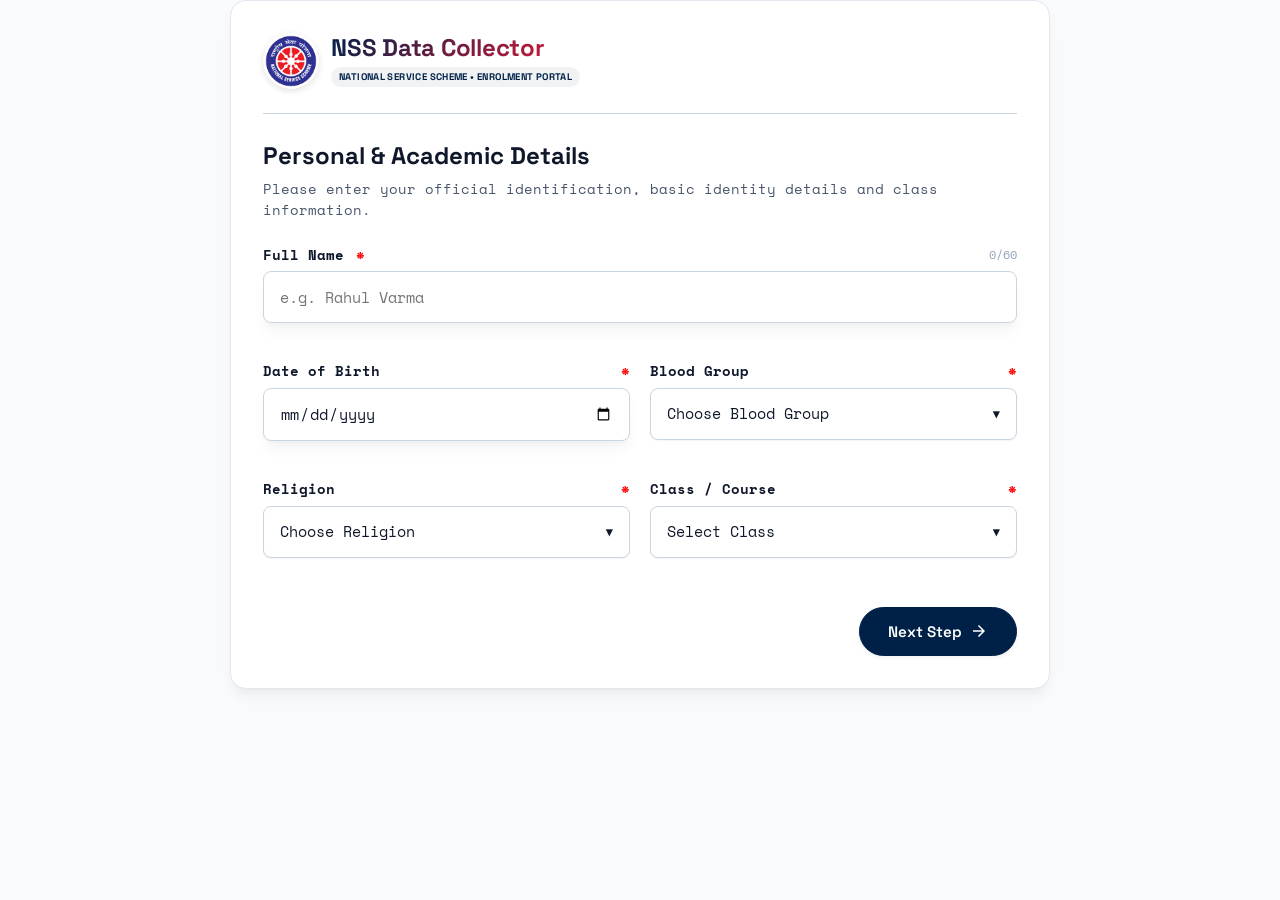
<file: index.html>
<!DOCTYPE html>
<html lang="en" data-theme="light">
<head>
  <meta charset="UTF-8">
  <meta name="viewport" content="width=device-width, initial-scale=1.0">
  <meta name="description" content="National Service Scheme (NSS) Student Enrolment Data Collection Portal - Premium Mobile Form">
  <title>NSS Enrolment Portal | Student Data Collector</title>

  <!-- Preconnect & Fonts -->
  <link rel="preconnect" href="https://fonts.googleapis.com">
  <link rel="preconnect" href="https://fonts.gstatic.com" crossorigin>

  <!-- Handcrafted Core Stylesheets -->
  <link rel="stylesheet" href="css/style.css">
  <link rel="stylesheet" href="css/responsive.css">
  <link rel="stylesheet" href="css/dark.css">
  <link rel="stylesheet" href="css/animation.css">
</head>
<body>



  <!-- Main Web App Container -->
  <main class="main-app-container">

    <!-- Main Glassmorphism Form Card -->
    <form id="nss-main-form" class="glass-card" novalidate autocomplete="on">
      
      <!-- Unified Header Section inside Card -->
      <div class="app-header-container card-header" style="padding: 0 0 1.5rem 0; margin-bottom: 1.5rem; border-bottom: 1px solid var(--input-border);">
        <div class="brand-wrapper">
          <img src="image/nss logo.png" alt="NSS Logo" class="brand-logo-img">
          <div class="nss-brand-text">
            <h1>NSS Data Collector</h1>
            <span class="nss-brand-sub">National Service Scheme • Enrolment Portal</span>
          </div>
        </div>
      </div>

      <!-- ==================== STEP 1: PERSONAL & ACADEMIC DETAILS ==================== -->
      <div class="form-step active" data-step="1">
        <div class="form-section-header">
          <h2>Personal & Academic Details</h2>
          <p>Please enter your official identification, basic identity details and class information.</p>
        </div>

        <div class="form-grid-2">
          <!-- Full Name -->
          <div class="form-group full-width">
            <label for="fullName" class="form-label">
              <span>Full Name <span class="label-required">*</span></span>
              <span id="name-counter" class="char-counter">0/60</span>
            </label>
            <input type="text" id="fullName" class="input-control" placeholder="e.g. Rahul Varma" required data-validate autocomplete="name" maxlength="60" aria-describedby="fullName-error">
            <span id="fullName-error" class="error-msg hidden" role="alert"></span>
          </div>

          <!-- Date of Birth -->
          <div class="form-group">
            <label for="dob" class="form-label">Date of Birth <span class="label-required">*</span></label>
            <input type="date" id="dob" class="input-control" required data-validate aria-describedby="dob-error">
            <span id="dob-error" class="error-msg hidden" role="alert"></span>
            <div id="calculated-age-badge" class="age-badge hidden">🎂 Age: 0 Years</div>
            <input type="hidden" id="age" name="age">
          </div>

          <!-- Aadhaar Number -->
          <!--
          <div class="form-group">
            <label for="aadhaar" class="form-label">Aadhaar Number <span class="label-required">*</span></label>
            <input type="text" id="aadhaar" class="input-control" placeholder="1234 5678 9012" required data-validate maxlength="14" aria-describedby="aadhaar-error">
            <span id="aadhaar-error" class="error-msg hidden" role="alert"></span>
          </div>
          -->

          <!-- Gender Radio Pills Removed -->

          <!-- Blood Group Dropdown -->
          <div class="form-group">
            <label for="bloodGroup" class="form-label">Blood Group <span class="label-required">*</span></label>
            <select id="bloodGroup" class="input-control" required data-validate aria-describedby="bloodGroup-error">
              <!-- Rendered dynamically -->
            </select>
            <span id="bloodGroup-error" class="error-msg hidden" role="alert"></span>
          </div>

          <!-- Conditional Custom Blood Group -->
          <div id="custom-bloodgroup-wrapper" class="form-group hidden-field">
            <label for="customBloodGroup" class="form-label">Specify Blood Group <span class="label-required">*</span></label>
            <input type="text" id="customBloodGroup" class="input-control" placeholder="e.g., Bombay Blood Group">
          </div>

          <!-- Religion Dropdown -->
          <div class="form-group">
            <label for="religion" class="form-label">Religion <span class="label-required">*</span></label>
            <select id="religion" class="input-control" required data-validate aria-describedby="religion-error">
              <!-- Rendered dynamically -->
            </select>
            <span id="religion-error" class="error-msg hidden" role="alert"></span>
          </div>

          <!-- Conditional Custom Religion -->
          <div id="custom-religion-wrapper" class="form-group hidden-field">
            <label for="customReligion" class="form-label">Specify Religion <span class="label-required">*</span></label>
            <input type="text" id="customReligion" class="input-control" placeholder="e.g., Zoroastrianism">
          </div>


          <!-- Class Dropdown -->
          <div class="form-group">
            <label for="class" class="form-label">Class / Course <span class="label-required">*</span></label>
            <select id="class" class="input-control" required data-validate aria-describedby="class-error">
              <!-- Rendered dynamically -->
            </select>
            <span id="class-error" class="error-msg hidden" role="alert"></span>
          </div>

        </div>
      </div>

      <!-- Navigation Buttons -->
      <div class="wizard-footer-nav" style="display: flex; gap: 1rem; justify-content: flex-end; margin-top: 2rem;">
        <button type="button" id="next-page-btn" class="wizard-btn btn-primary" data-next="contact.html">
          <span>Next Step</span>
          <svg viewBox="0 0 24 24" class="btn-icon"><path fill="currentColor" d="M12 4l-1.41 1.41L16.17 11H4v2h12.17l-5.58 5.59L12 20l8-8z"/></svg>
        </button>
      </div>



    </form>
  </main>

  <!-- Aadhaar Confirmation Modal -->
  <!--
  <div id="aadhaar-confirm-modal" class="modal-overlay hidden" role="dialog" aria-modal="true" aria-labelledby="modal-aadhaar-title">
    <div class="success-modal-card" style="max-width: 400px;">
      <h3 id="modal-aadhaar-title" class="success-title" style="margin-top:0;">Confirm Aadhaar</h3>
      <p class="success-desc">Please re-enter your Aadhaar number to confirm.</p>
      
      <div class="form-group" style="margin: 1.5rem 0;">
        <input type="tel" id="confirm-aadhaar-input" class="input-control" placeholder="1234 5678 9012" maxlength="14" autocomplete="off" style="text-align: center; font-size: 1.2rem; letter-spacing: 2px;">
      </div>

      <div class="success-actions" style="grid-template-columns: 1fr 1fr;">
        <button id="modal-aadhaar-cancel-btn" type="button" class="wizard-btn btn-secondary">
          Cancel
        </button>
        <button id="modal-aadhaar-ok-btn" type="button" class="wizard-btn btn-primary">
          OK
        </button>
      </div>
    </div>
  </div>
  -->

  <!-- Animated Success Overlay Modal with Canvas Confetti -->
  <div id="success-modal" class="modal-overlay hidden" role="dialog" aria-modal="true" aria-labelledby="modal-success-title">
    <canvas id="confetti-canvas"></canvas>

    <div class="success-modal-card" style="background: #fff; border: 1px solid #e2e8f0; box-shadow: 0 20px 25px -5px rgba(0, 0, 0, 0.1), 0 10px 10px -5px rgba(0, 0, 0, 0.04); border-radius: 16px; padding: 2.5rem 2rem;">
      <div class="checkmark-badge-wrapper" style="width: 80px; height: 80px; margin: 0 auto 1.5rem auto; background: #e0f2fe; border: none; display: flex; align-items: center; justify-content: center; box-shadow: none; border-radius: 50%;">
        <svg viewBox="0 0 52 52" style="width: 40px; height: 40px; overflow: visible;">
          <path fill="none" stroke="#0ea5e9" stroke-width="5" stroke-linecap="round" stroke-linejoin="round" d="M14 27l8 8 16-16" />
        </svg>
      </div>

      <h3 id="modal-success-title" class="success-title">Enrolment Submitted!</h3>
      <p class="success-desc">Your NSS Student Registration has been successfully recorded into the official Google Forms database.</p>

      <div class="success-receipt-box" style="background: #f8fafc; border: 1px solid #e2e8f0; box-shadow: inset 0 2px 4px 0 rgba(0, 0, 0, 0.02); border-radius: 8px;">
        <div class="receipt-row">
          <span class="receipt-label">Applicant:</span>
          <span id="success-student-name" class="receipt-val">--</span>
        </div>
        <div class="receipt-row">
          <span class="receipt-label">Class/Division:</span>
          <span id="success-class-info" class="receipt-val">--</span>
        </div>
        <div class="receipt-row">
          <span class="receipt-label">Ref Enrolment ID:</span>
          <span id="success-ref-id" class="receipt-val">NSS-847291</span>
        </div>
        <div class="receipt-row">
          <span class="receipt-label">Submitted On:</span>
          <span id="success-timestamp" class="receipt-val">--</span>
        </div>
      </div>

      <div class="success-actions">
        <button id="success-pdf-btn" type="button" class="wizard-btn btn-secondary" style="display: flex; align-items: center; justify-content: center; gap: 8px;">
          <svg viewBox="0 0 24 24" class="btn-icon" style="width: 20px; height: 20px; stroke: currentColor; stroke-width: 2; fill: none; stroke-linecap: square; stroke-linejoin: miter;"><path d="M6 9V2h12v7M6 18H2v-9h20v9h-4M6 14h12v8H6z" /></svg>
          Download PDF / Print
        </button>
        <button id="success-new-entry-btn" type="button" class="wizard-btn btn-primary" style="display: flex; align-items: center; justify-content: center; gap: 8px;">
          <svg viewBox="0 0 24 24" class="btn-icon" style="width: 20px; height: 20px; stroke: currentColor; stroke-width: 3; fill: none; stroke-linecap: square; stroke-linejoin: miter;"><path d="M12 5v14M5 12h14" /></svg>
          New Entry
        </button>
        <button id="success-home-btn" type="button" class="wizard-btn btn-secondary" style="display: flex; align-items: center; justify-content: center; gap: 8px;">
          <svg viewBox="0 0 24 24" class="btn-icon" style="width: 20px; height: 20px; stroke: currentColor; stroke-width: 2; fill: none; stroke-linecap: square; stroke-linejoin: miter;"><path d="M3 10l9-7 9 7v11h-6v-7h-6v7H3z" /></svg>
          Go Home
        </button>
      </div>
    </div>
  </div>

  <!-- Handcrafted Core Scripts -->
  <script src="js/aadhaar.js"></script>
  <script src="js/district.js"></script>
  <script src="js/validation.js"></script>
  <script src="js/storage.js"></script>
  <script src="js/ui.js"></script>
  <script src="js/submit.js"></script>
  <script src="js/app.js"></script>
</body>
</html>
</file>
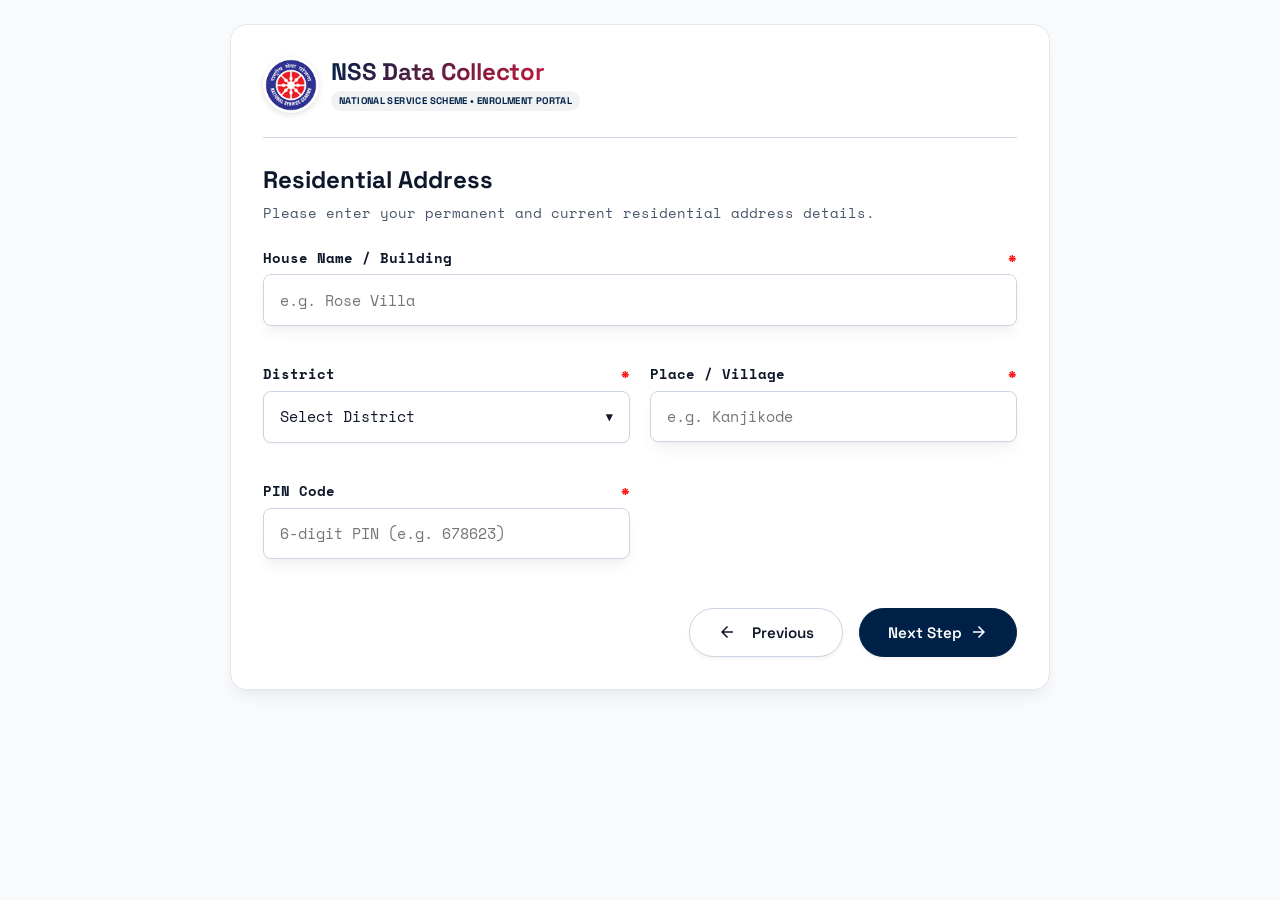
<file: address.html>
<!DOCTYPE html>
<html lang="en" data-theme="light">
<head>
  <meta charset="UTF-8">
  <meta name="viewport" content="width=device-width, initial-scale=1.0">
  <title>NSS Enrolment Portal | Residential Address</title>
  <link rel="preconnect" href="https://fonts.googleapis.com">
  <link rel="preconnect" href="https://fonts.gstatic.com" crossorigin>
  <link rel="stylesheet" href="css/style.css">
  <link rel="stylesheet" href="css/responsive.css">
  <link rel="stylesheet" href="css/dark.css">
  <link rel="stylesheet" href="css/animation.css">
</head>
<body>


  <main class="main-app-container" style="padding-top: 1.5rem;">
    <form id="nss-main-form" class="glass-card" novalidate autocomplete="on">
      
      <!-- Unified Header Section inside Card -->
      <div class="app-header-container card-header" style="padding: 0 0 1.5rem 0; margin-bottom: 1.5rem; border-bottom: 1px solid var(--input-border);">
        <div class="brand-wrapper">
          <img src="image/nss logo.png" alt="NSS Logo" class="brand-logo-img">
          <div class="nss-brand-text">
            <h1>NSS Data Collector</h1>
            <span class="nss-brand-sub">National Service Scheme • Enrolment Portal</span>
          </div>
        </div>
      </div>
      <div class="form-step active" data-step="3">
        <div class="form-section-header">
          <h2>Residential Address</h2>
          <p>Please enter your permanent and current residential address details.</p>
        </div>

        <div class="form-grid-2">
          <div class="form-group full-width">
            <label for="houseName" class="form-label">House Name / Building <span class="label-required">*</span></label>
            <input type="text" id="houseName" class="input-control" placeholder="e.g. Rose Villa" required data-validate aria-describedby="houseName-error">
            <span id="houseName-error" class="error-msg hidden" role="alert"></span>
          </div>

          <div class="form-group">
            <label for="district" class="form-label">District <span class="label-required">*</span></label>
            <select id="district" class="input-control" required data-validate aria-describedby="district-error">
              <!-- Rendered dynamically by district.js -->
            </select>
            <span id="district-error" class="error-msg hidden" role="alert"></span>
          </div>

          <div class="form-group autocomplete-container" style="position: relative;">
            <label for="place" class="form-label">Place / Village <span class="label-required">*</span></label>
            <input type="text" id="place" class="input-control" placeholder="e.g. Kanjikode" autocomplete="off" required data-validate aria-describedby="place-error">
            <div id="place-autocomplete-list" class="custom-options-list"></div>
            <span id="place-error" class="error-msg hidden" role="alert"></span>
          </div>

          <div class="form-group">
            <label for="pin" class="form-label">PIN Code <span class="label-required">*</span></label>
            <input type="text" id="pin" class="input-control" placeholder="6-digit PIN (e.g. 678623)" required data-validate maxlength="6" aria-describedby="pin-error">
            <span id="pin-error" class="error-msg hidden" role="alert"></span>
          </div>
        </div>
      </div>

      <div class="wizard-footer-nav" style="display: flex; gap: 1rem; justify-content: flex-end; margin-top: 2rem;">
        <button type="button" class="wizard-btn btn-secondary" onclick="window.location.href='contact.html'">
          <svg viewBox="0 0 24 24" class="btn-icon" style="margin-right: 8px;"><path fill="currentColor" d="M20 11H7.83l5.59-5.59L12 4l-8 8 8 8 1.41-1.41L7.83 13H20v-2z"/></svg>
          <span>Previous</span>
        </button>
        <button type="button" id="next-page-btn" class="wizard-btn btn-primary" data-next="family.html">
          <span>Next Step</span>
          <svg viewBox="0 0 24 24" class="btn-icon"><path fill="currentColor" d="M12 4l-1.41 1.41L16.17 11H4v2h12.17l-5.58 5.59L12 20l8-8z"/></svg>
        </button>
      </div>
    </form>
  </main>

  <script src="js/aadhaar.js"></script>
  <script src="js/district.js"></script>
  <script src="js/validation.js"></script>
  <script src="js/storage.js"></script>
  <script src="js/ui.js"></script>
  <script src="js/submit.js"></script>
  <script src="js/app.js"></script>
</body>
</html>
</file>
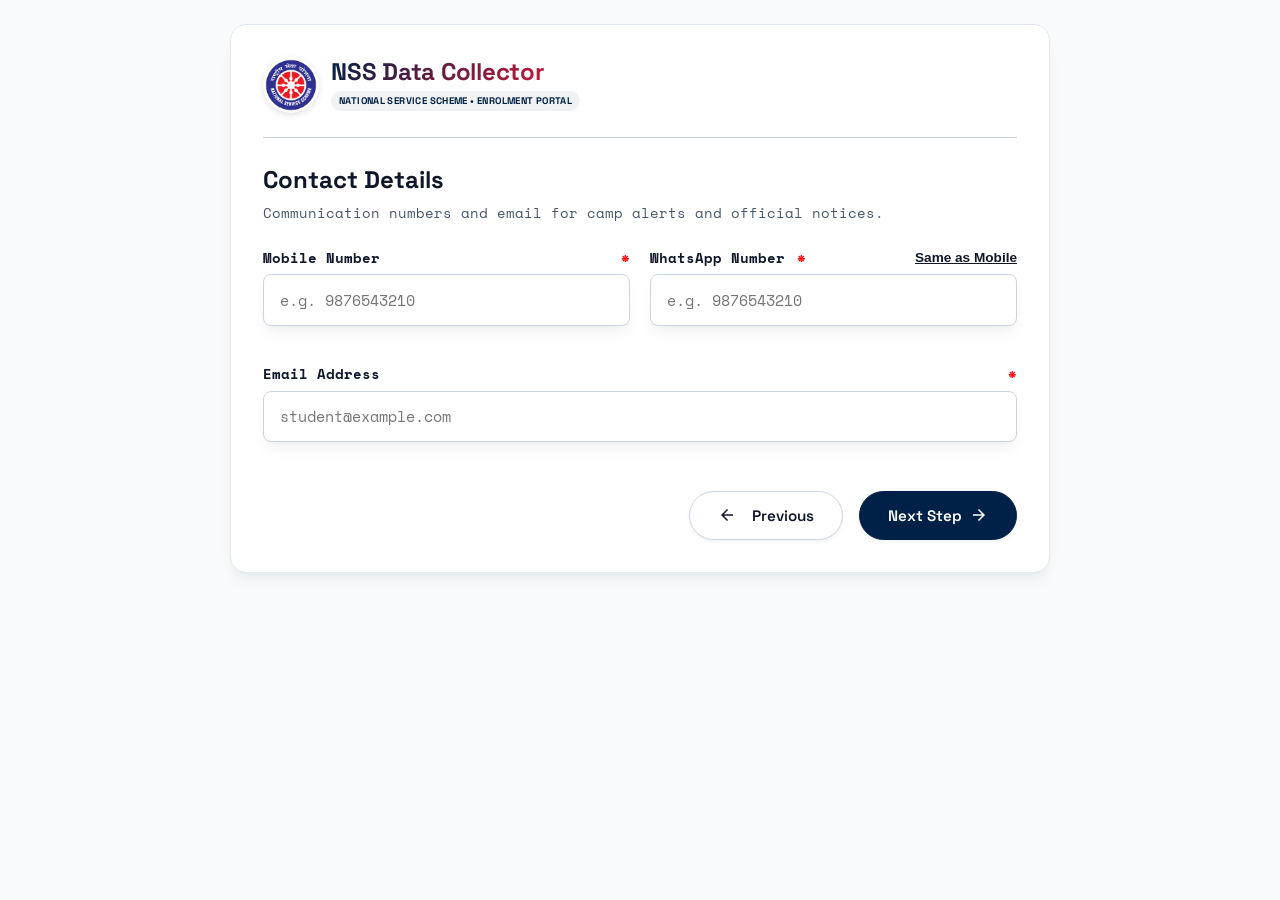
<file: contact.html>
<!DOCTYPE html>
<html lang="en" data-theme="light">
<head>
  <meta charset="UTF-8">
  <meta name="viewport" content="width=device-width, initial-scale=1.0">
  <title>NSS Enrolment Portal | Contact Details</title>
  <link rel="preconnect" href="https://fonts.googleapis.com">
  <link rel="preconnect" href="https://fonts.gstatic.com" crossorigin>
  <link rel="stylesheet" href="css/style.css">
  <link rel="stylesheet" href="css/responsive.css">
  <link rel="stylesheet" href="css/dark.css">
  <link rel="stylesheet" href="css/animation.css">
</head>
<body>
  <main class="main-app-container" style="padding-top: 1.5rem;">
    <form id="nss-main-form" class="glass-card" novalidate autocomplete="on">
      
      <!-- Unified Header Section inside Card -->
      <div class="app-header-container card-header" style="padding: 0 0 1.5rem 0; margin-bottom: 1.5rem; border-bottom: 1px solid var(--input-border);">
        <div class="brand-wrapper">
          <img src="image/nss logo.png" alt="NSS Logo" class="brand-logo-img">
          <div class="nss-brand-text">
            <h1>NSS Data Collector</h1>
            <span class="nss-brand-sub">National Service Scheme • Enrolment Portal</span>
          </div>
        </div>
      </div>
      <div class="form-step active" data-step="2">
        <div class="form-section-header">
          <h2>Contact Details</h2>
          <p>Communication numbers and email for camp alerts and official notices.</p>
        </div>

        <div class="form-grid-2">
          <div class="form-group">
            <label for="mobile" class="form-label">Mobile Number <span class="label-required">*</span></label>
            <input type="tel" id="mobile" class="input-control" placeholder="e.g. 9876543210" required data-validate maxlength="10" autocomplete="tel" aria-describedby="mobile-error">
            <span id="mobile-error" class="error-msg hidden" role="alert"></span>
          </div>

          <div class="form-group">
            <label for="whatsapp" class="form-label">
              <span>WhatsApp Number <span class="label-required">*</span></span>
              <button type="button" id="copy-mobile-to-wa-btn" class="btn-text">Same as Mobile</button>
            </label>
            <input type="tel" id="whatsapp" class="input-control" placeholder="e.g. 9876543210" required data-validate maxlength="10" aria-describedby="whatsapp-error">
            <span id="whatsapp-error" class="error-msg hidden" role="alert"></span>
          </div>

          <div class="form-group full-width">
            <label for="email" class="form-label">Email Address <span class="label-required">*</span></label>
            <input type="email" id="email" class="input-control" placeholder="student@example.com" required data-validate autocomplete="email" aria-describedby="email-error">
            <span id="email-error" class="error-msg hidden" role="alert"></span>
          </div>
        </div>
      </div>

      <div class="wizard-footer-nav" style="display: flex; gap: 1rem; justify-content: flex-end; margin-top: 2rem;">
        <button type="button" class="wizard-btn btn-secondary" onclick="window.location.href='index.html'">
          <svg viewBox="0 0 24 24" class="btn-icon" style="margin-right: 8px;"><path fill="currentColor" d="M20 11H7.83l5.59-5.59L12 4l-8 8 8 8 1.41-1.41L7.83 13H20v-2z"/></svg>
          <span>Previous</span>
        </button>
        <button type="button" id="next-page-btn" class="wizard-btn btn-primary" data-next="address.html">
          <span>Next Step</span>
          <svg viewBox="0 0 24 24" class="btn-icon"><path fill="currentColor" d="M12 4l-1.41 1.41L16.17 11H4v2h12.17l-5.58 5.59L12 20l8-8z"/></svg>
        </button>
      </div>
    </form>
  </main>

  <script src="js/aadhaar.js"></script>
  <script src="js/district.js"></script>
  <script src="js/validation.js"></script>
  <script src="js/storage.js"></script>
  <script src="js/ui.js"></script>
  <script src="js/submit.js"></script>
  <script src="js/app.js"></script>
</body>
</html>
</file>
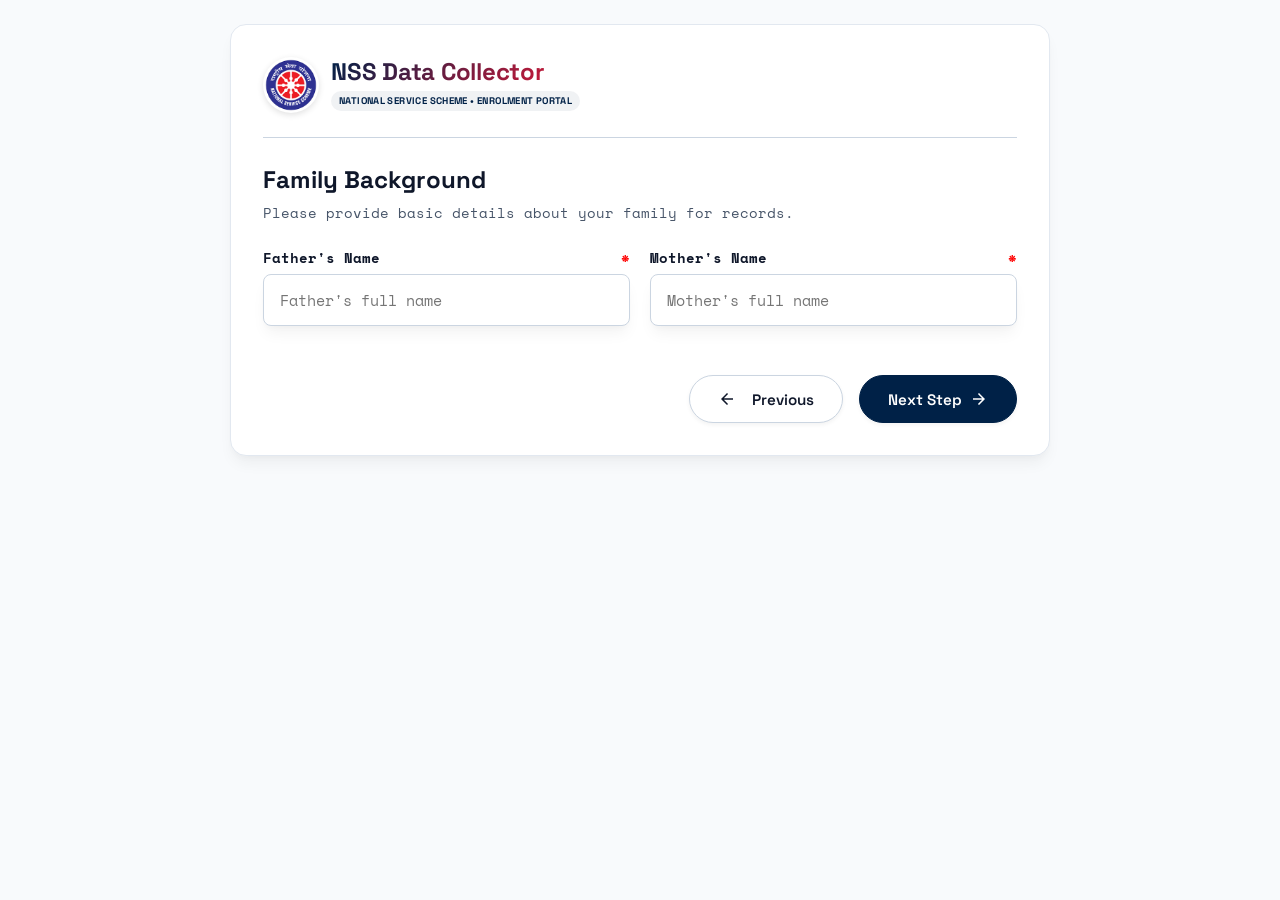
<file: family.html>
<!DOCTYPE html>
<html lang="en" data-theme="light">
<head>
  <meta charset="UTF-8">
  <meta name="viewport" content="width=device-width, initial-scale=1.0">
  <title>NSS Enrolment Portal | Family Background</title>
  <link rel="preconnect" href="https://fonts.googleapis.com">
  <link rel="preconnect" href="https://fonts.gstatic.com" crossorigin>
  <link rel="stylesheet" href="css/style.css">
  <link rel="stylesheet" href="css/responsive.css">
  <link rel="stylesheet" href="css/dark.css">
  <link rel="stylesheet" href="css/animation.css">
</head>
<body>


  <main class="main-app-container" style="padding-top: 1.5rem;">
    <form id="nss-main-form" class="glass-card" novalidate autocomplete="on">
      
      <!-- Unified Header Section inside Card -->
      <div class="app-header-container card-header" style="padding: 0 0 1.5rem 0; margin-bottom: 1.5rem; border-bottom: 1px solid var(--input-border);">
        <div class="brand-wrapper">
          <img src="image/nss logo.png" alt="NSS Logo" class="brand-logo-img">
          <div class="nss-brand-text">
            <h1>NSS Data Collector</h1>
            <span class="nss-brand-sub">National Service Scheme • Enrolment Portal</span>
          </div>
        </div>
      </div>
      <div class="form-step active" data-step="4">
        <div class="form-section-header">
          <h2>Family Background</h2>
          <p>Please provide basic details about your family for records.</p>
        </div>

        <div class="form-grid-2">
          <div class="form-group">
            <label for="fatherName" class="form-label">Father's Name <span class="label-required">*</span></label>
            <input type="text" id="fatherName" class="input-control" placeholder="Father's full name" required data-validate aria-describedby="fatherName-error">
            <span id="fatherName-error" class="error-msg hidden" role="alert"></span>
          </div>

          <div class="form-group">
            <label for="motherName" class="form-label">Mother's Name <span class="label-required">*</span></label>
            <input type="text" id="motherName" class="input-control" placeholder="Mother's full name" required data-validate aria-describedby="motherName-error">
            <span id="motherName-error" class="error-msg hidden" role="alert"></span>
          </div>
        </div>
      </div>

      <div class="wizard-footer-nav" style="display: flex; gap: 1rem; justify-content: flex-end; margin-top: 2rem;">
        <button type="button" class="wizard-btn btn-secondary" onclick="window.location.href='address.html'">
          <svg viewBox="0 0 24 24" class="btn-icon" style="margin-right: 8px;"><path fill="currentColor" d="M20 11H7.83l5.59-5.59L12 4l-8 8 8 8 1.41-1.41L7.83 13H20v-2z"/></svg>
          <span>Previous</span>
        </button>
        <button type="button" id="next-page-btn" class="wizard-btn btn-primary" data-next="review.html">
          <span>Next Step</span>
          <svg viewBox="0 0 24 24" class="btn-icon"><path fill="currentColor" d="M12 4l-1.41 1.41L16.17 11H4v2h12.17l-5.58 5.59L12 20l8-8z"/></svg>
        </button>
      </div>
    </form>
  </main>

  <script src="js/aadhaar.js"></script>
  <script src="js/district.js"></script>
  <script src="js/validation.js"></script>
  <script src="js/storage.js"></script>
  <script src="js/ui.js"></script>
  <script src="js/submit.js"></script>
  <script src="js/app.js"></script>
</body>
</html>
</file>
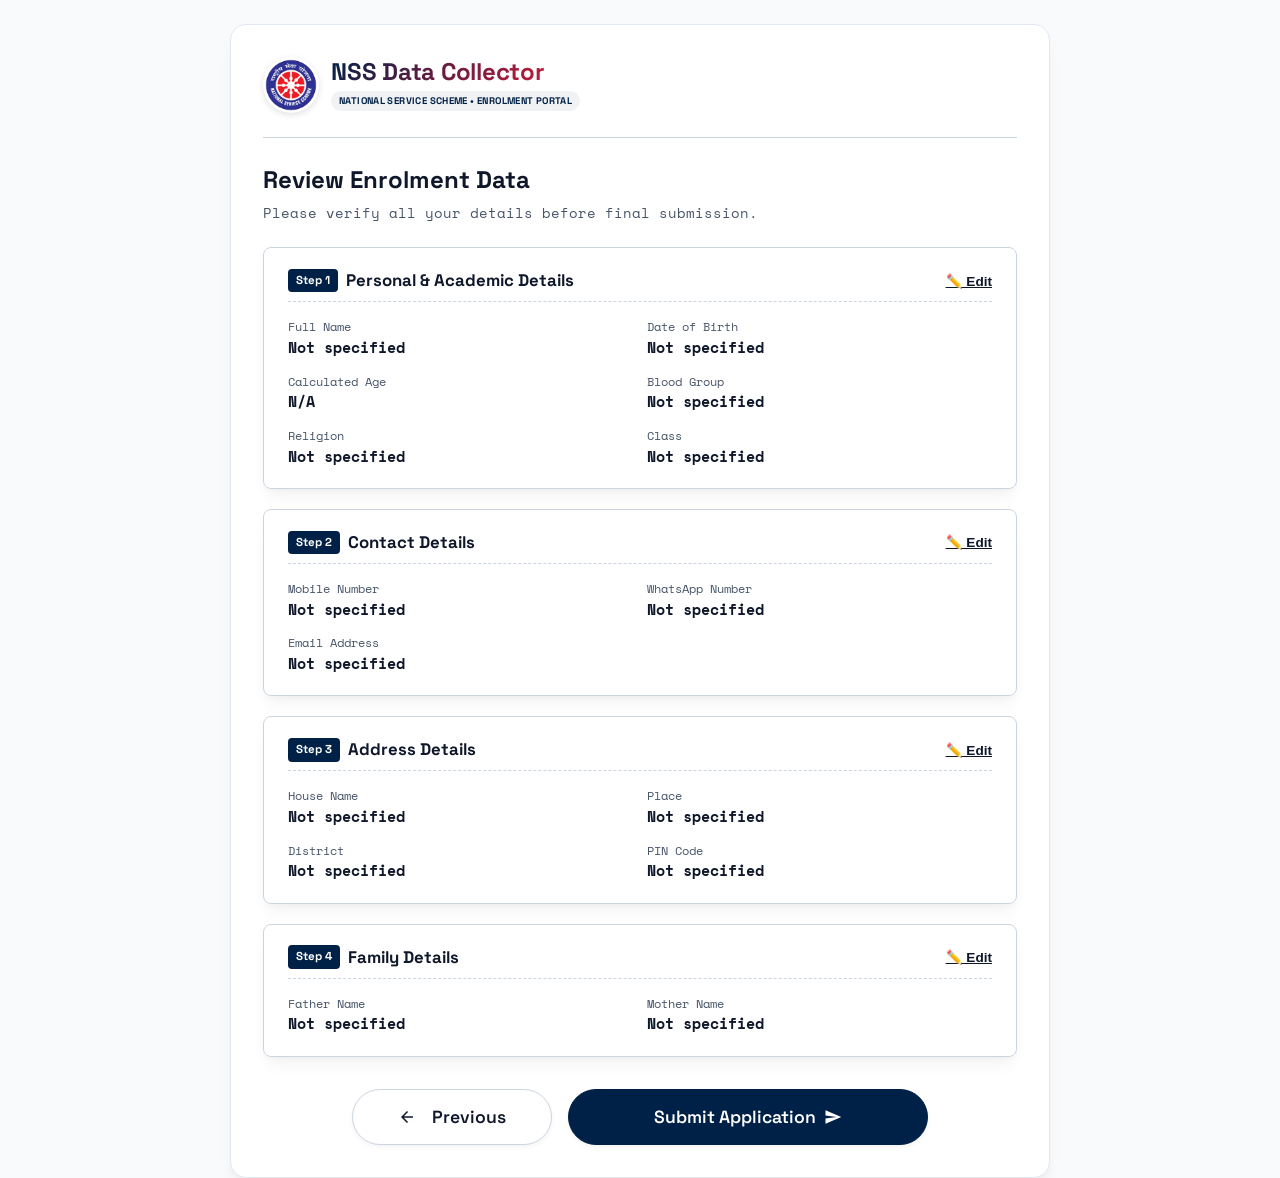
<file: review.html>
<!DOCTYPE html>
<html lang="en" data-theme="light">
<head>
  <meta charset="UTF-8">
  <meta name="viewport" content="width=device-width, initial-scale=1.0">
  <title>NSS Enrolment Portal | Review & Submit</title>
  <link rel="preconnect" href="https://fonts.googleapis.com">
  <link rel="preconnect" href="https://fonts.gstatic.com" crossorigin>
  <link rel="stylesheet" href="css/style.css">
  <link rel="stylesheet" href="css/responsive.css">
  <link rel="stylesheet" href="css/dark.css">
  <link rel="stylesheet" href="css/animation.css">
</head>
<body>


  <main class="main-app-container" style="padding-top: 1.5rem;">
    <form id="nss-main-form" class="glass-card" novalidate autocomplete="on">
      
      <!-- Unified Header Section inside Card -->
      <div class="app-header-container card-header" style="padding: 0 0 1.5rem 0; margin-bottom: 1.5rem; border-bottom: 1px solid var(--input-border);">
        <div class="brand-wrapper">
          <img src="image/nss logo.png" alt="NSS Logo" class="brand-logo-img">
          <div class="nss-brand-text">
            <h1>NSS Data Collector</h1>
            <span class="nss-brand-sub">National Service Scheme • Enrolment Portal</span>
          </div>
        </div>
      </div>
      <div class="form-step active" data-step="5">
        <div class="form-section-header">
          <h2>Review Enrolment Data</h2>
          <p>Please verify all your details before final submission.</p>
        </div>

        <div id="review-summary-container" class="review-summary-wrapper">
          <!-- Populated dynamically by js/submit.js -->
        </div>

        <div style="display: flex; gap: 1rem; justify-content: center; margin-top: 2rem; flex-wrap: wrap;">
          <button type="button" id="back-to-edit-btn" class="wizard-btn btn-secondary" style="padding: 1rem 2rem; font-size: 1.1rem; width: 100%; max-width: 200px; justify-content: center;" onclick="window.location.href='family.html'">
            <svg viewBox="0 0 24 24" class="btn-icon" style="margin-right: 8px;"><path fill="currentColor" d="M20 11H7.83l5.59-5.59L12 4l-8 8 8 8 1.41-1.41L7.83 13H20v-2z"/></svg>
            <span>Previous</span>
          </button>
          <button type="button" id="final-submit-btn" class="wizard-btn btn-primary" style="padding: 1rem 3rem; font-size: 1.1rem; width: 100%; max-width: 360px; justify-content: center;">
            <span>Submit Application</span>
            <svg viewBox="0 0 24 24" class="btn-icon"><path fill="currentColor" d="M2.01 21L23 12 2.01 3 2 10l15 2-15 2z"/></svg>
          </button>
        </div>
      </div>
    </form>
  </main>
  
  <!-- Loading Modal -->
  <div id="loading-modal" class="modal-overlay hidden" role="dialog" aria-modal="true" aria-labelledby="modal-loading-title" style="z-index: 9999;">
    <div class="success-modal-card" style="background: transparent; border: none; box-shadow: none; display: flex; flex-direction: column; align-items: center; justify-content: center;">
      <div class="spinner" style="width: 60px; height: 60px; border-width: 6px; border-color: #cdff00 #cdff00 transparent transparent; border-radius: 50%; margin-bottom: 20px;"></div>
      <h3 id="modal-loading-title" class="success-title" style="color: white; text-shadow: 0 2px 4px rgba(0,0,0,0.3);">Submitting to NSS Portal...</h3>
      <p class="success-desc" style="color: white; text-shadow: 0 1px 2px rgba(0,0,0,0.2);">Please wait while we save your data.</p>
    </div>
  </div>

  <!-- Success Modals -->
  <div id="success-modal" class="modal-overlay hidden" role="dialog" aria-modal="true" aria-labelledby="modal-success-title">
    <canvas id="confetti-canvas"></canvas>
    <div class="success-modal-card" style="background: #fff; border: 1px solid #e2e8f0; box-shadow: 0 20px 25px -5px rgba(0, 0, 0, 0.1), 0 10px 10px -5px rgba(0, 0, 0, 0.04); border-radius: 16px; padding: 2.5rem 2rem;">
      <div class="checkmark-badge-wrapper" style="width: 80px; height: 80px; margin: 0 auto 1.5rem auto; background: #e0f2fe; border: none; display: flex; align-items: center; justify-content: center; box-shadow: none; border-radius: 50%;">
        <svg viewBox="0 0 52 52" style="width: 40px; height: 40px; overflow: visible;">
          <path fill="none" stroke="#0ea5e9" stroke-width="5" stroke-linecap="round" stroke-linejoin="round" d="M14 27l8 8 16-16" />
        </svg>
      </div>
      <h3 id="modal-success-title" class="success-title">Enrolment Submitted!</h3>
      <p class="success-desc">Your NSS Student Registration has been successfully recorded.</p>
      <div class="success-receipt-box" style="background: #f8fafc; border: 1px solid #e2e8f0; box-shadow: inset 0 2px 4px 0 rgba(0, 0, 0, 0.02); border-radius: 8px;">
        <div class="receipt-row">
          <span class="receipt-label">Applicant:</span>
          <span id="success-student-name" class="receipt-val">--</span>
        </div>
        <div class="receipt-row">
          <span class="receipt-label">Class/Division:</span>
          <span id="success-class-info" class="receipt-val">--</span>
        </div>
      </div>
      <div class="success-actions">
        <button id="success-new-entry-btn" type="button" class="wizard-btn btn-primary">
          New Entry
        </button>
        <button id="success-home-btn" type="button" class="wizard-btn btn-secondary">
          Go Home
        </button>
      </div>
    </div>
  </div>

  <!-- Hidden Iframe & Form for Reliable Google Forms Submission -->
  <iframe name="hiddenConfirm" id="hiddenConfirm" style="display: none;"></iframe>
  <form id="hidden-gform" action="https://docs.google.com/forms/d/e/1FAIpQLSfy2NiGpQ50D3aQoM0gNidX_JaD6f2m2AGHgcJlV5HMcgDdCw/formResponse" method="POST" target="hiddenConfirm" style="display: none;">
  </form>

  <script src="js/aadhaar.js"></script>
  <script src="js/district.js"></script>
  <script src="js/validation.js"></script>
  <script src="js/storage.js"></script>
  <script src="js/ui.js"></script>
  <script src="js/submit.js"></script>
  <script src="js/app.js"></script>
  <script>
    document.addEventListener('DOMContentLoaded', () => {
      // Specifically run renderReviewSummary on this page
      if (window.SubmitEngine && window.SubmitEngine.renderReviewSummary) {
        window.SubmitEngine.renderReviewSummary();
      }
    });
  </script>
</body>
</html>
</file>
<file: css/style.css>
/* ==========================================================================
   MAIN CORE CSS & GLASSMORPHISM DESIGN SYSTEM
   ========================================================================== */

@import url('https://fonts.googleapis.com/css2?family=Space+Grotesk:wght@400;600;700&family=Space+Mono:wght@400;700&display=swap');

:root {
  /* Modern Clean Style - Apt for NSS Logo */
  --bg-color: #f8fafc;
  --bg-gradient: none;
  --surface-glass: #ffffff;
  --surface-glass-border: #e2e8f0;
  --card-shadow: 0 10px 15px -3px rgba(0, 0, 0, 0.05), 0 4px 6px -2px rgba(0, 0, 0, 0.025);
  
  --text-main: #0f172a;
  --text-muted: #475569;
  --text-subtle: #94a3b8;

  --input-bg: #ffffff;
  --input-border: #cbd5e1;
  --input-focus-border: var(--primary-accent);
  --input-focus-glow: 0 0 0 3px rgba(0, 33, 71, 0.15);

  --primary-accent: #002147; /* NSS Navy Blue */
  --primary-gradient: none;
  --primary-hover: #001530;

  --secondary-accent: #e31837; /* NSS Red */

  --success-color: #00ff00;
  --warning-color: #ffff00;
  --danger-color: #ff0000;
  
  --pill-bg: #ffffff;
  --pill-active-bg: var(--secondary-accent);
  --pill-active-text: #ffffff;

  --toast-bg: #ffffff;
  --toast-text: #000000;

  --badge-bg: var(--primary-accent);
  --badge-text: #ffffff;

  --radius-lg: 16px;
  --radius-md: 8px;
  --radius-sm: 4px;
  --radius-pill: 9999px;
  
  --border-width: 1px;
  
  --font-heading: 'Space Grotesk', -apple-system, BlinkMacSystemFont, sans-serif;
  --font-body: 'Space Mono', monospace;
}

/* Reset & Global Elements */
* {
  box-sizing: border-box;
  margin: 0;
  padding: 0;
  -webkit-tap-highlight-color: transparent;
}

body.no-scroll {
  overflow: hidden !important;
  height: 100vh !important;
  touch-action: none !important;
}

html, body {
  width: 100%;
  min-height: 100vh;
  font-family: var(--font-body);
  background: var(--bg-color);
  background-image: var(--bg-gradient);
  background-attachment: fixed;
  color: var(--text-main);
  line-height: 1.5;
  transition: background-color 0.4s ease, color 0.4s ease;
  overflow-x: hidden;
}

/* Glassmorphism Card Container */
.glass-card {
  background: var(--surface-glass);
  border: var(--border-width) solid var(--surface-glass-border);
  box-shadow: var(--card-shadow);
  border-radius: var(--radius-lg);
  padding: 2rem;
  transition: all 0.3s ease;
}

/* Top Sticky Navigation Bar */
.top-nav {
  position: sticky;
  top: 0;
  z-index: 100;
  background: rgba(255, 255, 255, 0.85);
  backdrop-filter: blur(16px);
  -webkit-backdrop-filter: blur(16px);
  border-bottom: 1px solid rgba(0, 0, 0, 0.05);
  box-shadow: 0 4px 20px -2px rgba(0, 0, 0, 0.05);
  transition: all 0.3s ease;
}

.app-header-container {
  max-width: 900px;
  margin: 0 auto;
  padding: 0.75rem 1.5rem;
  display: flex;
  align-items: center;
  justify-content: space-between;
}

.brand-wrapper {
  display: flex;
  align-items: center;
  gap: 0.75rem;
}

.brand-logo-img {
  width: 56px;
  height: 56px;
  border-radius: 50%;
  object-fit: contain;
  background: #ffffff;
  box-shadow: 0 2px 6px rgba(0, 0, 0, 0.12);
  padding: 2px;
}

.nss-brand-text {
  display: flex;
  flex-direction: column;
  justify-content: center;
}

.nss-brand-text h1 {
  font-family: var(--font-heading);
  font-size: 1.5rem;
  font-weight: 800;
  line-height: 1.1;
  letter-spacing: -0.01em;
  background: linear-gradient(135deg, var(--primary-accent) 0%, var(--secondary-accent) 100%);
  -webkit-background-clip: text;
  -webkit-text-fill-color: transparent;
  background-clip: text;
  color: transparent;
}

.nss-brand-sub {
  font-family: var(--font-heading);
  font-size: 0.6rem;
  color: var(--primary-accent);
  font-weight: 700;
  margin-top: 0.35rem;
  background: rgba(0, 33, 71, 0.06);
  padding: 0.15rem 0.5rem;
  border-radius: var(--radius-pill);
  display: inline-block;
  width: fit-content;
  letter-spacing: 0.04em;
  text-transform: uppercase;
}

.nav-actions {
  display: flex;
  align-items: center;
  gap: 0.75rem;
}

.icon-btn {
  background: var(--input-bg);
  border: 1px solid var(--input-border);
  width: 40px;
  height: 40px;
  border-radius: 50%;
  display: flex;
  align-items: center;
  justify-content: center;
  color: var(--text-main);
  cursor: pointer;
  transition: all 0.2s ease;
}

.icon-btn:hover {
  transform: scale(1.05);
  border-color: var(--primary-accent);
}

.icon-btn svg {
  width: 20px;
  height: 20px;
}

/* Main Container Layout */
.main-app-container {
  max-width: 900px;
  margin: 1.5rem auto 4rem auto;
  padding: 0 1.25rem;
}

/* Sticky Wizard Navigation & Progress Bar */
.wizard-header-sticky {
  position: sticky;
  top: 61px;
  z-index: 95;
  background: var(--surface-glass);
  border-radius: var(--radius-md);
  padding: 1rem 1.25rem;
  margin-bottom: 1.5rem;
  border: var(--border-width) solid var(--surface-glass-border);
  box-shadow: var(--card-shadow);
}

.wizard-info-row {
  display: flex;
  align-items: center;
  justify-content: space-between;
  margin-bottom: 0.75rem;
}

.wizard-step-title {
  font-family: var(--font-heading);
  font-size: 1.1rem;
  font-weight: 700;
  color: var(--text-main);
}

.step-badge-pill {
  background: var(--badge-bg);
  color: var(--badge-text);
  border: var(--border-width) solid transparent;
  padding: 0.35rem 0.85rem;
  border-radius: var(--radius-pill);
  font-size: 0.8rem;
  font-weight: 600;
}

/* Segmented Progress Bar */
.wizard-progress-track {
  width: 100%;
  height: 6px;
  background: var(--input-border);
  border-radius: var(--radius-pill);
  overflow: hidden;
  margin-bottom: 0.85rem;
}

.wizard-progress-fill {
  height: 100%;
  width: 14.28%;
  background: var(--secondary-accent);
  border-right: none;
  border-radius: var(--radius-pill);
  transition: width 0.4s cubic-bezier(0.16, 1, 0.3, 1);
}

/* Step Pills Scroll Bar */
.step-pills-scroll {
  display: flex;
  align-items: center;
  gap: 0.5rem;
  overflow-x: auto;
  padding-bottom: 0.25rem;
  scrollbar-width: none;
}

.step-pills-scroll::-webkit-scrollbar {
  display: none;
}

.step-pill {
  background: var(--pill-bg);
  border: 1px solid transparent;
  padding: 0.45rem 0.9rem;
  border-radius: var(--radius-pill);
  font-size: 0.82rem;
  font-weight: 600;
  color: var(--text-muted);
  white-space: nowrap;
  cursor: pointer;
  transition: all 0.25s ease;
  display: flex;
  align-items: center;
  gap: 0.35rem;
}

.step-pill.active {
  background: var(--pill-active-bg);
  color: var(--pill-active-text);
  border-color: var(--primary-accent);
  box-shadow: 0 2px 4px rgba(0, 33, 71, 0.2);
}

.step-pill.completed {
  background: var(--primary-accent);
  color: #ffffff;
  border-color: #000000;
}

/* Form Section Headers */
.form-section-header {
  margin-bottom: 1.5rem;
}

.form-section-header h2 {
  font-family: var(--font-heading);
  font-size: 1.5rem;
  font-weight: 700;
  margin-bottom: 0.25rem;
}

.form-section-header p {
  font-size: 0.875rem;
  color: var(--text-muted);
}

/* Form Grids */
.form-grid-2 {
  display: grid;
  grid-template-columns: repeat(2, 1fr);
  gap: 1.25rem;
}

.form-grid-3 {
  display: grid;
  grid-template-columns: repeat(3, 1fr);
  gap: 1.25rem;
}

.form-group {
  display: flex;
  flex-direction: column;
  gap: 0.4rem;
  margin-bottom: 1.1rem;
  position: relative;
}

.form-group.full-width {
  grid-column: 1 / -1;
}

.form-label {
  font-size: 0.875rem;
  font-weight: 600;
  color: var(--text-main);
  display: flex;
  align-items: center;
  justify-content: space-between;
}

.label-required {
  color: var(--danger-color);
  margin-left: 0.2rem;
}

.char-counter {
  font-size: 0.75rem;
  color: var(--text-subtle);
  font-weight: 400;
}

.char-counter.counter-limit {
  color: var(--danger-color);
  font-weight: 600;
}

/* iOS Floating Style Controls */
.input-control {
  width: 100%;
  padding: 0.85rem 1rem;
  font-family: var(--font-body);
  font-size: 0.95rem;
  color: var(--text-main);
  background: var(--input-bg);
  border: var(--border-width) solid var(--input-border);
  border-radius: var(--radius-md);
  outline: none;
  transition: all 0.25s ease;
  appearance: none;
  -webkit-appearance: none;
  box-shadow: var(--card-shadow);
}

textarea.input-control {
  min-height: 90px;
  box-shadow: var(--card-shadow);
}

.input-control:focus {
  border-color: var(--input-focus-border);
  box-shadow: var(--input-focus-glow);
  background: var(--surface-glass);
}

.input-control.input-valid {
  border-color: var(--success-color);
}

.input-control.input-invalid {
  border-color: var(--danger-color);
  box-shadow: 0 0 0 3.5px rgba(239, 68, 68, 0.2);
}

.error-msg {
  font-size: 0.78rem;
  color: var(--danger-color);
  font-weight: 500;
  margin-top: 0.2rem;
  display: flex;
  align-items: center;
  gap: 0.25rem;
}

.hidden {
  display: none !important;
}

.hidden-field {
  display: none !important;
}

/* Age Live Badge */
.age-badge {
  display: inline-flex;
  align-items: center;
  gap: 0.35rem;
  background: rgba(16, 185, 129, 0.12);
  color: var(--success-color);
  font-weight: 600;
  font-size: 0.82rem;
  padding: 0.35rem 0.75rem;
  border-radius: var(--radius-pill);
  margin-top: 0.35rem;
  width: fit-content;
}

/* Radio Pills Grid (Gender) */
.gender-pills-grid {
  display: grid;
  grid-template-columns: repeat(3, 1fr);
  gap: 0.75rem;
}

.radio-pill-card {
  position: relative;
  cursor: pointer;
}

.radio-pill-card input[type="radio"] {
  position: absolute;
  opacity: 0;
  width: 0;
  height: 0;
}

.pill-content {
  display: flex;
  align-items: center;
  justify-content: center;
  gap: 0.5rem;
  padding: 0.85rem;
  background: var(--input-bg);
  border: var(--border-width) solid var(--input-border);
  border-radius: var(--radius-md);
  font-size: 0.9rem;
  font-weight: 600;
  color: var(--text-main);
  transition: all 0.25s ease;
  box-shadow: 0 2px 4px rgba(0, 0, 0, 0.05);
}

.radio-pill-card input[type="radio"]:checked + .pill-content {
  background: var(--primary-accent);
  color: #ffffff;
  border-color: var(--primary-accent);
  box-shadow: 0 4px 6px rgba(0, 0, 0, 0.1);
}



/* Chips Checkbox Grid */
.chips-grid {
  display: flex;
  flex-wrap: wrap;
  gap: 0.6rem;
}

.chip-checkbox {
  cursor: pointer;
}

.chip-checkbox input[type="checkbox"] {
  display: none;
}

.chip-label {
  display: inline-block;
  padding: 0.55rem 1rem;
  background: var(--input-bg);
  border: 1px solid var(--input-border);
  border-radius: var(--radius-pill);
  font-size: 0.85rem;
  font-weight: 500;
  color: var(--text-main);
  transition: all 0.25s ease;
}

.chip-checkbox input[type="checkbox"]:checked + .chip-label {
  background: var(--primary-accent);
  color: #fff;
  border-color: var(--primary-accent);
  box-shadow: 0 4px 12px rgba(79, 70, 229, 0.25);
}

/* Footer Wizard Controls */
.wizard-footer-bar {
  display: flex;
  align-items: center;
  justify-content: space-between;
  margin-top: 2rem;
  padding-top: 1.25rem;
  border-top: 1px solid var(--input-border);
}

.wizard-btn {
  display: inline-flex;
  align-items: center;
  gap: 0.5rem;
  padding: 0.85rem 1.75rem;
  border-radius: var(--radius-pill);
  font-family: var(--font-heading);
  font-size: 0.95rem;
  font-weight: 600;
  border: var(--border-width) solid var(--input-border);
  cursor: pointer;
  transition: all 0.25s cubic-bezier(0.16, 1, 0.3, 1);
  box-shadow: 0 2px 4px rgba(0, 0, 0, 0.05);
}

.btn-secondary {
  background: var(--input-bg);
  color: var(--text-main);
}

.btn-secondary:hover {
  background: var(--pill-bg);
  transform: translate(-2px, -2px);
  box-shadow: 0 6px 12px rgba(0, 0, 0, 0.1);
}

.btn-primary {
  background: var(--primary-accent);
  color: #ffffff;
  border-color: var(--primary-accent);
}

.btn-primary:hover {
  background: var(--primary-hover);
  transform: translate(-2px, -2px);
  box-shadow: 0 6px 12px rgba(0, 33, 71, 0.2);
  color: #ffffff;
}

.btn-icon {
  width: 18px;
  height: 18px;
}

.hidden-btn {
  display: none !important;
}

.btn-text {
  background: transparent;
  border: none;
  color: var(--text-main);
  text-decoration: underline;
  font-weight: 600;
  cursor: pointer;
  font-size: 0.85rem;
}

/* Review Summary Cards */
.review-summary-wrapper {
  display: flex;
  flex-direction: column;
  gap: 1.25rem;
  margin-bottom: 2rem;
}

.review-section-card {
  padding: 1.25rem 1.5rem;
  border-radius: var(--radius-md);
  background: rgba(255, 255, 255, 0.5);
  border: 1px solid var(--input-border);
}

.review-header {
  display: flex;
  align-items: center;
  justify-content: space-between;
  margin-bottom: 1rem;
  padding-bottom: 0.5rem;
  border-bottom: 1px dashed var(--input-border);
}

.review-title {
  font-family: var(--font-heading);
  font-size: 1.05rem;
  font-weight: 700;
  display: flex;
  align-items: center;
  gap: 0.5rem;
}

.review-step-tag {
  font-size: 0.72rem;
  padding: 0.2rem 0.5rem;
  background: var(--badge-bg);
  color: var(--badge-text);
  border-radius: var(--radius-sm);
}

.review-grid {
  display: grid;
  grid-template-columns: repeat(2, 1fr);
  gap: 0.85rem;
}

.review-item {
  display: flex;
  flex-direction: column;
}

.review-label {
  font-size: 0.78rem;
  color: var(--text-muted);
  font-weight: 500;
}

.review-val {
  font-size: 0.92rem;
  font-weight: 600;
  color: var(--text-main);
  word-break: break-word;
}

/* Toast Container & Notification Item */
.toast-container {
  position: fixed;
  bottom: 24px;
  right: 24px;
  z-index: 200;
  display: flex;
  flex-direction: column;
  gap: 10px;
  max-width: 380px;
  width: calc(100% - 48px);
}

.toast-item {
  background: var(--toast-bg);
  color: var(--toast-text);
  border: 1px solid var(--input-border);
  padding: 0.9rem 1.1rem;
  border-radius: var(--radius-md);
  box-shadow: 0 10px 30px rgba(0, 0, 0, 0.2);
  backdrop-filter: blur(16px);
  display: flex;
  align-items: center;
  gap: 0.75rem;
  font-size: 0.88rem;
  font-weight: 500;
}

.toast-icon {
  width: 20px;
  height: 20px;
  flex-shrink: 0;
}

.toast-info .toast-icon { color: var(--primary-accent); }
.toast-success .toast-icon { color: var(--success-color); }
.toast-warning .toast-icon { color: var(--warning-color); }

.toast-message {
  flex-grow: 1;
}

.toast-close {
  background: none;
  border: none;
  color: var(--text-subtle);
  font-size: 1.2rem;
  cursor: pointer;
}

/* Success Overlay Modal */
.modal-overlay {
  position: fixed;
  top: 0;
  left: 0;
  width: 100vw;
  height: 100vh;
  background: rgba(11, 15, 25, 0.75);
  backdrop-filter: blur(12px);
  -webkit-backdrop-filter: blur(12px);
  z-index: 300;
  display: flex;
  align-items: center;
  justify-content: center;
  padding: 1.5rem;
}

#confetti-canvas {
  position: absolute;
  top: 0;
  left: 0;
  width: 100%;
  height: 100%;
  pointer-events: none;
  z-index: 301;
}

.success-modal-card {
  position: relative;
  z-index: 302;
  background: var(--surface-glass);
  border: 1px solid var(--surface-glass-border);
  border-radius: var(--radius-lg);
  padding: 2.5rem 2rem;
  max-width: 520px;
  width: 100%;
  text-align: center;
  box-shadow: 0 24px 60px rgba(0, 0, 0, 0.4);
  max-height: 90vh;
  overflow-y: auto;
}

.checkmark-badge-wrapper {
  width: 80px;
  height: 80px;
  margin: 0 auto 1.25rem auto;
}

.success-title {
  font-family: var(--font-heading);
  font-size: 1.6rem;
  font-weight: 800;
  margin-bottom: 0.5rem;
}

.success-desc {
  font-size: 0.92rem;
  color: var(--text-muted);
  margin-bottom: 1.5rem;
}

.success-receipt-box {
  background: var(--input-bg);
  border: 1px solid var(--input-border);
  border-radius: var(--radius-md);
  padding: 1.25rem;
  margin-bottom: 1.75rem;
  text-align: left;
}

.receipt-row {
  display: flex;
  justify-content: space-between;
  margin-bottom: 0.5rem;
  font-size: 0.85rem;
}

.receipt-row:last-child {
  margin-bottom: 0;
}

.receipt-label {
  color: var(--text-muted);
}

.receipt-val {
  font-weight: 600;
  text-align: right;
  word-break: break-word;
  max-width: 65%;
}

.success-actions {
  display: flex;
  align-items: center;
  justify-content: center;
  gap: 0.75rem;
  flex-wrap: wrap;
}

/* Custom Brutalist Select Dropdown */
.custom-select-wrapper {
  position: relative;
  width: 100%;
}

/* Hide native select when custom is active */
select.input-control.customized {
  display: none !important;
}

.custom-select-trigger {
  width: 100%;
  padding: 0.85rem 1rem;
  font-family: var(--font-body);
  font-size: 0.95rem;
  color: var(--text-main);
  background: var(--input-bg);
  border: var(--border-width) solid var(--input-border);
  border-radius: var(--radius-md);
  outline: none;
  cursor: pointer;
  box-shadow: 0 1px 2px rgba(0, 0, 0, 0.05);
  display: flex;
  justify-content: space-between;
  align-items: center;
  transition: all 0.25s ease;
}

.custom-select-trigger::after {
  content: "▼";
  font-size: 0.75rem;
  margin-left: 0.5rem;
  transition: transform 0.3s ease;
}

.custom-select-wrapper.open .custom-select-trigger {
  border-color: var(--input-focus-border);
  box-shadow: var(--input-focus-glow);
  background: var(--surface-glass);
}

.custom-select-wrapper.open .custom-select-trigger::after {
  transform: rotate(180deg);
}

.custom-options-list {
  position: absolute;
  top: 100%;
  left: 0;
  width: 100%;
  background: var(--surface-glass);
  border: var(--border-width) solid var(--surface-glass-border);
  box-shadow: 0 10px 15px -3px rgba(0, 0, 0, 0.1), 0 4px 6px -2px rgba(0, 0, 0, 0.05);
  border-radius: var(--radius-md);
  margin-top: 5px;
  max-height: 250px;
  overflow-y: auto;
  z-index: 50;
  opacity: 0;
  visibility: hidden;
  transform: translateY(-10px);
  transition: all 0.2s ease;
}

.custom-select-wrapper.open .custom-options-list,
.autocomplete-container.open .custom-options-list {
  opacity: 1;
  visibility: visible;
  transform: translateY(0);
}

.custom-option {
  padding: 0.75rem 1rem;
  cursor: pointer;
  font-size: 0.95rem;
  border-bottom: 1px solid var(--input-border);
  transition: background-color 0.2s ease;
}

.custom-option.disabled {
  color: var(--text-subtle);
  cursor: not-allowed;
  background-color: var(--input-bg);
}

.custom-option:last-child {
  border-bottom: none;
}

.custom-option:not(.disabled):hover {
  background-color: #f1f5f9;
  color: var(--primary-accent);
}

.custom-option.selected {
  background-color: var(--primary-accent);
  color: #ffffff;
  font-weight: bold;
}

/* Custom Scrollbar for Brutalism */
.custom-options-list::-webkit-scrollbar {
  width: 12px;
}
.custom-options-list::-webkit-scrollbar-track {
  background: var(--surface-glass);
  border-left: var(--border-width) solid var(--input-border);
}
.custom-options-list::-webkit-scrollbar-thumb {
  background: var(--text-main);
  border: 2px solid var(--surface-glass);
}
.custom-options-list::-webkit-scrollbar-thumb:hover {
  background: var(--text-muted);
}
</file>
<file: css/responsive.css>
/* ==========================================================================
   RESPONSIVE BREAKPOINTS & MOBILE TOUCH OPTIMIZATIONS
   ========================================================================== */

/* Mobile Layout Refinements (< 768px) */
@media (max-width: 768px) {
  .app-header-container {
    padding: 0 1rem;
  }

  .nss-brand-text h1 {
    font-size: 1.35rem;
  }

  .nss-brand-sub {
    font-size: 0.58rem;
    white-space: nowrap;
    padding: 0.15rem 0.4rem;
  }

  .main-app-container {
    padding: 1rem 0.75rem 6rem 0.75rem;
  }

  .glass-card {
    padding: 1.25rem 1rem;
    border-radius: 18px;
  }

  .form-grid-2, .form-grid-3 {
    grid-template-columns: 1fr;
    gap: 1rem;
  }

  .step-pills-scroll {
    gap: 0.4rem;
  }

  .step-pill {
    padding: 0.4rem 0.75rem;
    font-size: 0.78rem;
  }

  .pill-text {
    display: inline;
  }

  .gender-pills-grid {
    grid-template-columns: 1fr;
  }

  .wizard-footer-bar {
    padding: 0.85rem 1rem;
    border-radius: 0;
    bottom: 0;
    left: 0;
    right: 0;
    width: 100%;
    position: fixed;
    box-shadow: 0 -8px 24px rgba(0, 0, 0, 0.15);
    background: var(--surface-glass);
    backdrop-filter: blur(20px);
    -webkit-backdrop-filter: blur(20px);
    z-index: 90;
  }

  .wizard-btn {
    min-height: 48px;
    font-size: 0.95rem;
    padding: 0.75rem 1.25rem;
  }

  .review-grid {
    grid-template-columns: 1fr;
  }
}

/* Extra Small Screens (< 480px) */
@media (max-width: 480px) {
  .brand-logo-img {
    width: 46px;
    height: 46px;
  }

  .step-badge-pill {
    font-size: 0.72rem;
    padding: 0.25rem 0.6rem;
  }

  .form-section-header h2 {
    font-size: 1.25rem;
  }

  .photo-dropzone-inner {
    padding: 1.25rem;
  }

  .success-modal-card {
    padding: 1.5rem 1.25rem;
    width: 95%;
  }

  .success-actions {
    flex-direction: column;
    gap: 0.75rem;
  }

  .success-actions button {
    width: 100%;
  }
}

/* Larger Screens (> 1024px) */
@media (min-width: 1024px) {
  .main-app-container {
    max-width: 860px;
    margin: 0 auto;
  }
}
</file>
<file: css/dark.css>
/* ==========================================================================
   DARK MODE COLOR TOKENS & OVERRIDES - BRUTALISM
   ========================================================================== */

[data-theme="dark"] {
  --bg-color: #0f172a; /* Soft dark background */
  --bg-gradient: none;
  --surface-glass: #1e293b;
  --surface-glass-border: #334155;
  --card-shadow: 0 10px 15px -3px rgba(0, 0, 0, 0.5), 0 4px 6px -2px rgba(0, 0, 0, 0.3);
  
  --text-main: #f8fafc;
  --text-muted: #94a3b8;
  --text-subtle: #64748b;

  --input-bg: #0f172a;
  --input-border: #475569;
  --input-focus-border: var(--primary-accent);
  --input-focus-glow: 0 0 0 3px rgba(227, 24, 55, 0.2); /* NSS Red with opacity */

  --primary-accent: #e31837; /* NSS Red for better contrast in dark mode */
  --primary-gradient: none;
  --primary-hover: #d3122c;
  
  --secondary-accent: #64b5f6; /* Lighter blue for dark mode */

  --pill-bg: #000000;
  --pill-active-bg: var(--secondary-accent);
  --pill-active-text: #000000;

  --toast-bg: #000000;
  --toast-text: #ffffff;

  --badge-bg: var(--primary-accent);
  --badge-text: #ffffff;
}

/* Modern Clean Dark Mode Shadows */
[data-theme="dark"] .glass-card {
  box-shadow: var(--card-shadow);
}

[data-theme="dark"] .top-nav {
  background: rgba(30, 41, 59, 0.85);
  border-bottom-color: rgba(255, 255, 255, 0.05);
  box-shadow: 0 4px 20px -2px rgba(0, 0, 0, 0.2);
}

[data-theme="dark"] .nss-brand-text h1 {
  background: linear-gradient(135deg, #ffffff 0%, var(--secondary-accent) 100%);
  -webkit-background-clip: text;
  -webkit-text-fill-color: transparent;
  background-clip: text;
  color: transparent;
}

[data-theme="dark"] .nss-brand-sub {
  color: #f8fafc;
  background: rgba(255, 255, 255, 0.1);
}

[data-theme="dark"] .wizard-header-sticky {
  background: #1e293b;
  border-color: #334155;
}

[data-theme="dark"] select option {
  background-color: #1e293b;
  color: #f8fafc;
}

[data-theme="dark"] .review-section-card {
  background: #1e293b;
  border-color: #334155;
}

[data-theme="dark"] .custom-option:not(.disabled):hover {
  background-color: #334155;
  color: #f8fafc;
}

[data-theme="dark"] .custom-option.selected {
  background-color: var(--primary-accent);
  color: #ffffff;
}
</file>
<file: css/animation.css>
/* ==========================================================================
   ANIMATION & TRANSITION SYSTEM
   ========================================================================== */

/* Fade Animations */
@keyframes fadeIn {
  from {
    opacity: 0;
    transform: scale(0.96);
  }
  to {
    opacity: 1;
    transform: scale(1);
  }
}

@keyframes fadeOut {
  from {
    opacity: 1;
  }
  to {
    opacity: 0;
  }
}

.animate-fade-in {
  animation: fadeIn 0.35s cubic-bezier(0.16, 1, 0.3, 1) forwards;
}

/* Horizontal Slide Wizard Transitions */
.form-step {
  transition: transform 0.45s cubic-bezier(0.25, 1, 0.5, 1), opacity 0.4s ease;
  position: relative;
  width: 100%;
}

.form-step.slide-in-right {
  animation: slideInRight 0.4s cubic-bezier(0.16, 1, 0.3, 1) forwards;
}

.form-step.slide-out-left {
  animation: slideOutLeft 0.4s cubic-bezier(0.16, 1, 0.3, 1) forwards;
  position: absolute;
  top: 0;
  left: 0;
  pointer-events: none;
}

.form-step.slide-in-left {
  animation: slideInLeft 0.4s cubic-bezier(0.16, 1, 0.3, 1) forwards;
}

.form-step.slide-out-right {
  animation: slideOutRight 0.4s cubic-bezier(0.16, 1, 0.3, 1) forwards;
  position: absolute;
  top: 0;
  left: 0;
  pointer-events: none;
}

@keyframes slideInRight {
  from {
    opacity: 0;
    transform: translateX(40px);
  }
  to {
    opacity: 1;
    transform: translateX(0);
  }
}

@keyframes slideOutLeft {
  from {
    opacity: 1;
    transform: translateX(0);
  }
  to {
    opacity: 0;
    transform: translateX(-40px);
  }
}

@keyframes slideInLeft {
  from {
    opacity: 0;
    transform: translateX(-40px);
  }
  to {
    opacity: 1;
    transform: translateX(0);
  }
}

@keyframes slideOutRight {
  from {
    opacity: 1;
    transform: translateX(0);
  }
  to {
    opacity: 0;
    transform: translateX(40px);
  }
}

/* Toast Slide Up */
@keyframes slideUpToast {
  from {
    opacity: 0;
    transform: translateY(20px) scale(0.95);
  }
  to {
    opacity: 1;
    transform: translateY(0) scale(1);
  }
}

.animate-slide-up {
  animation: slideUpToast 0.3s cubic-bezier(0.175, 0.885, 0.32, 1.275) forwards;
}

.toast-fade-out {
  animation: fadeOut 0.3s forwards;
}

/* Shake on Validation Error */
@keyframes shakeError {
  0%, 100% { transform: translateX(0); }
  20%, 60% { transform: translateX(-6px); }
  40%, 80% { transform: translateX(6px); }
}

.shake-error {
  animation: shakeError 0.4s ease-in-out;
}

/* Success Modal Animated Checkmark */
@keyframes checkmarkDraw {
  0% {
    stroke-dashoffset: 100;
  }
  100% {
    stroke-dashoffset: 0;
  }
}

@keyframes checkmarkCircle {
  0% {
    transform: scale(0);
    opacity: 0;
  }
  50% {
    transform: scale(1.15);
  }
  100% {
    transform: scale(1);
    opacity: 1;
  }
}

.success-circle {
  animation: checkmarkCircle 0.5s cubic-bezier(0.175, 0.885, 0.32, 1.275) forwards;
}

.success-check-path {
  stroke-dasharray: 100;
  stroke-dashoffset: 100;
  animation: checkmarkDraw 0.6s 0.3s ease-in-out forwards;
}

/* Loading Spinner */
@keyframes spin {
  to {
    transform: rotate(360deg);
  }
}

.spinner {
  display: inline-block;
  width: 18px;
  height: 18px;
  border: 2.5px solid rgba(255, 255, 255, 0.3);
  border-radius: 50%;
  border-top-color: #ffffff;
  animation: spin 0.8s linear infinite;
  margin-right: 8px;
  vertical-align: middle;
}
</file>
